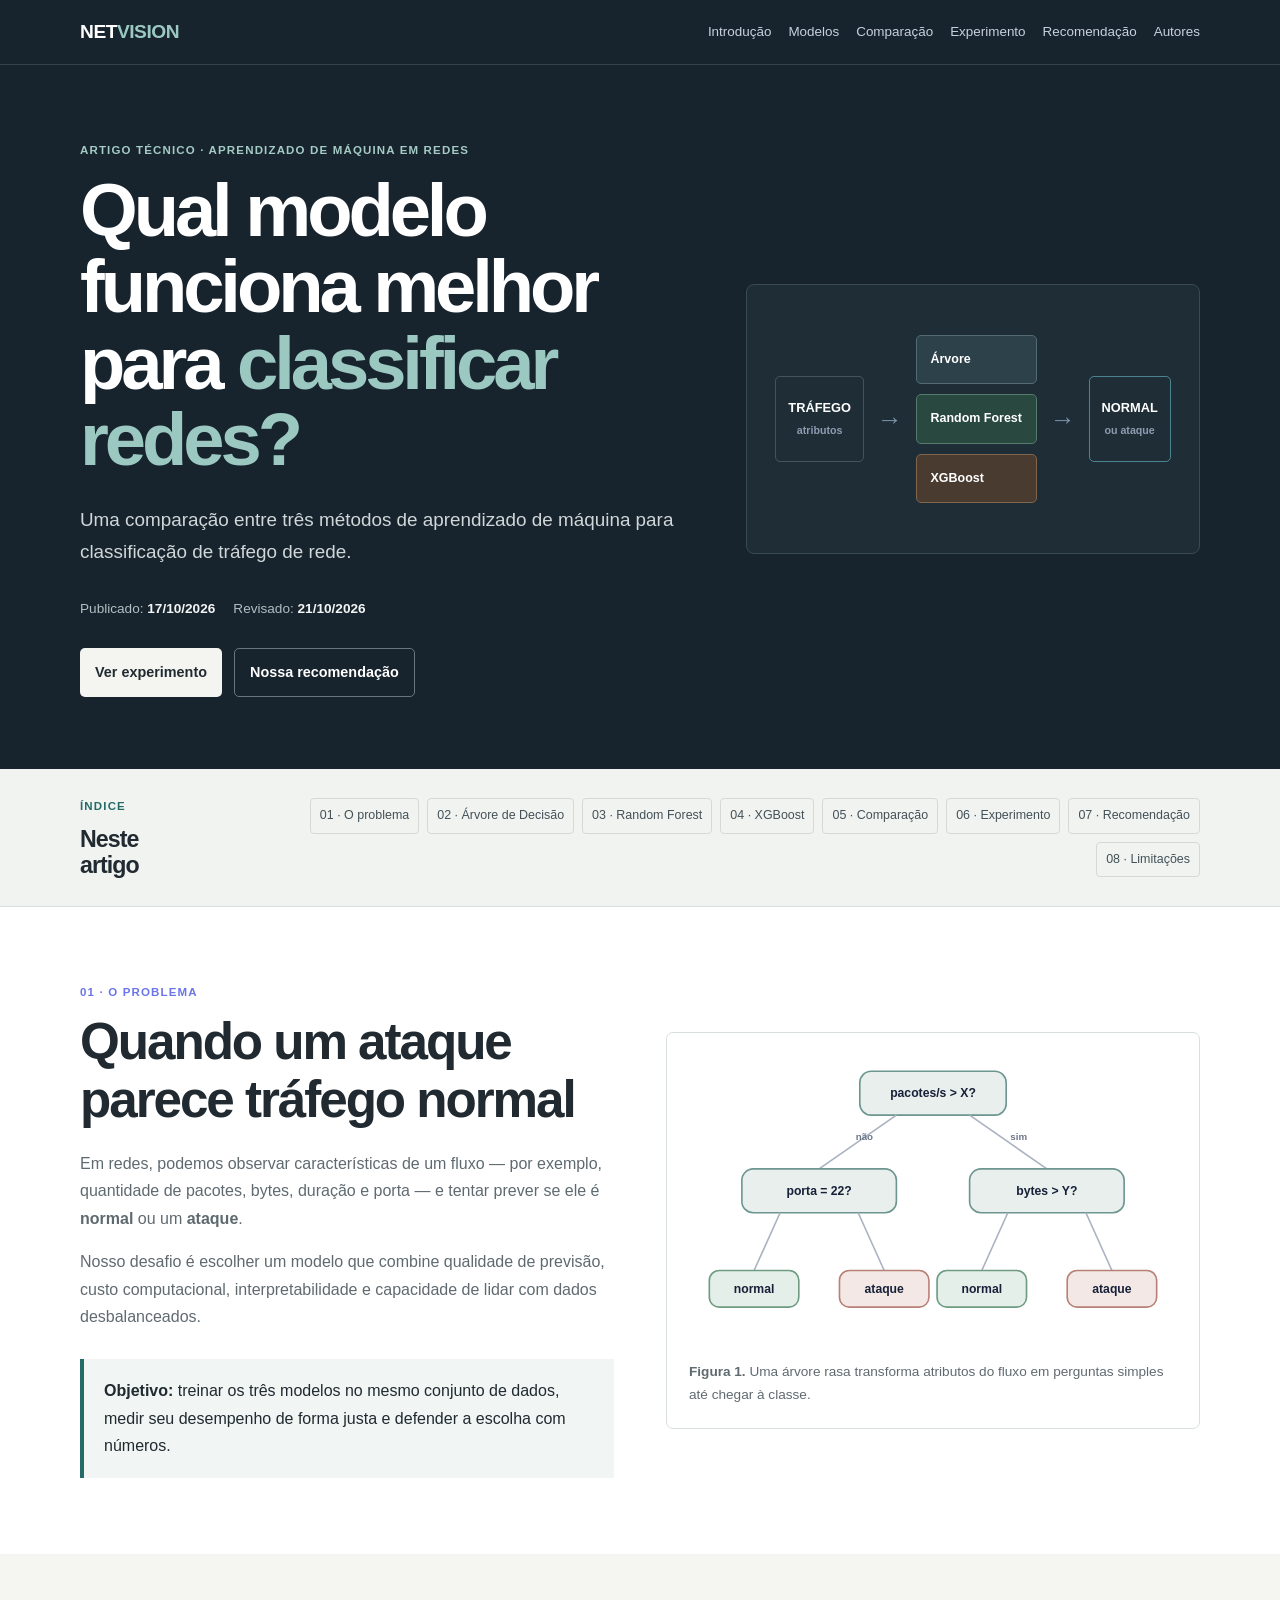
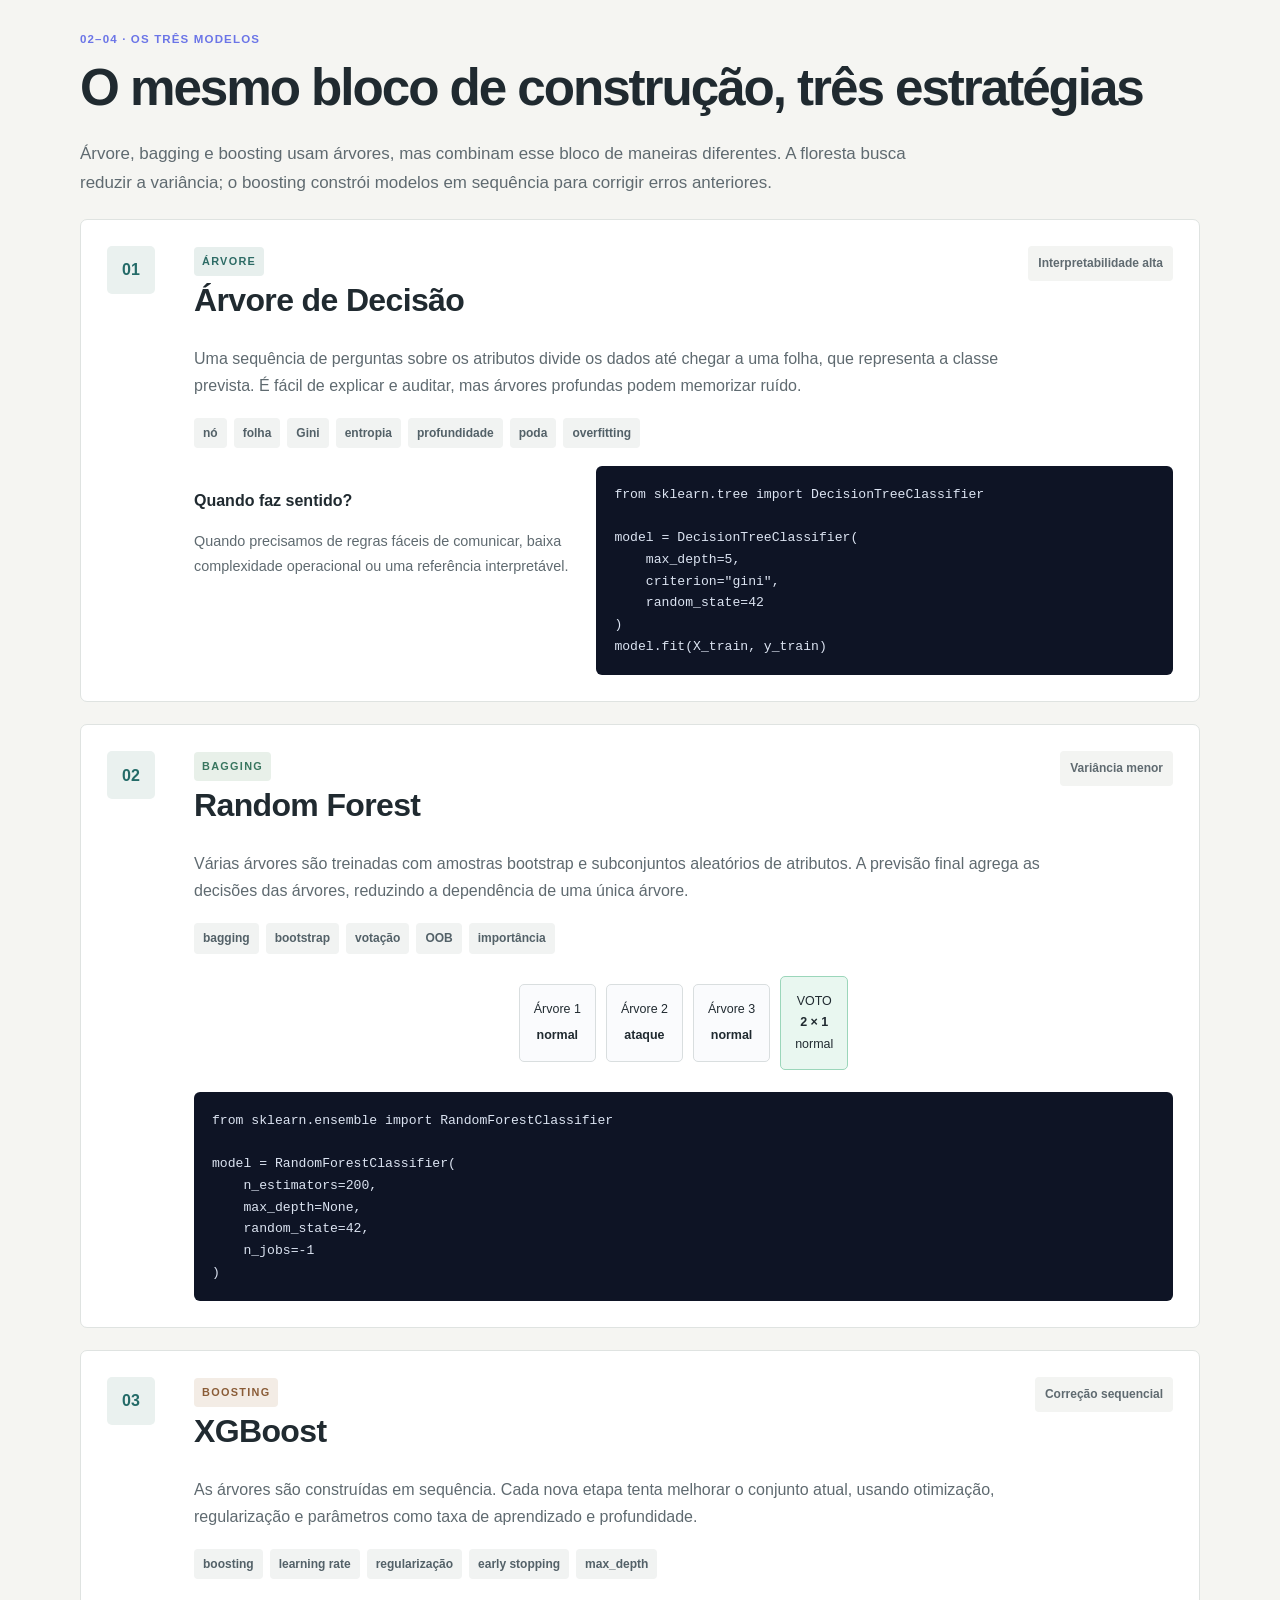
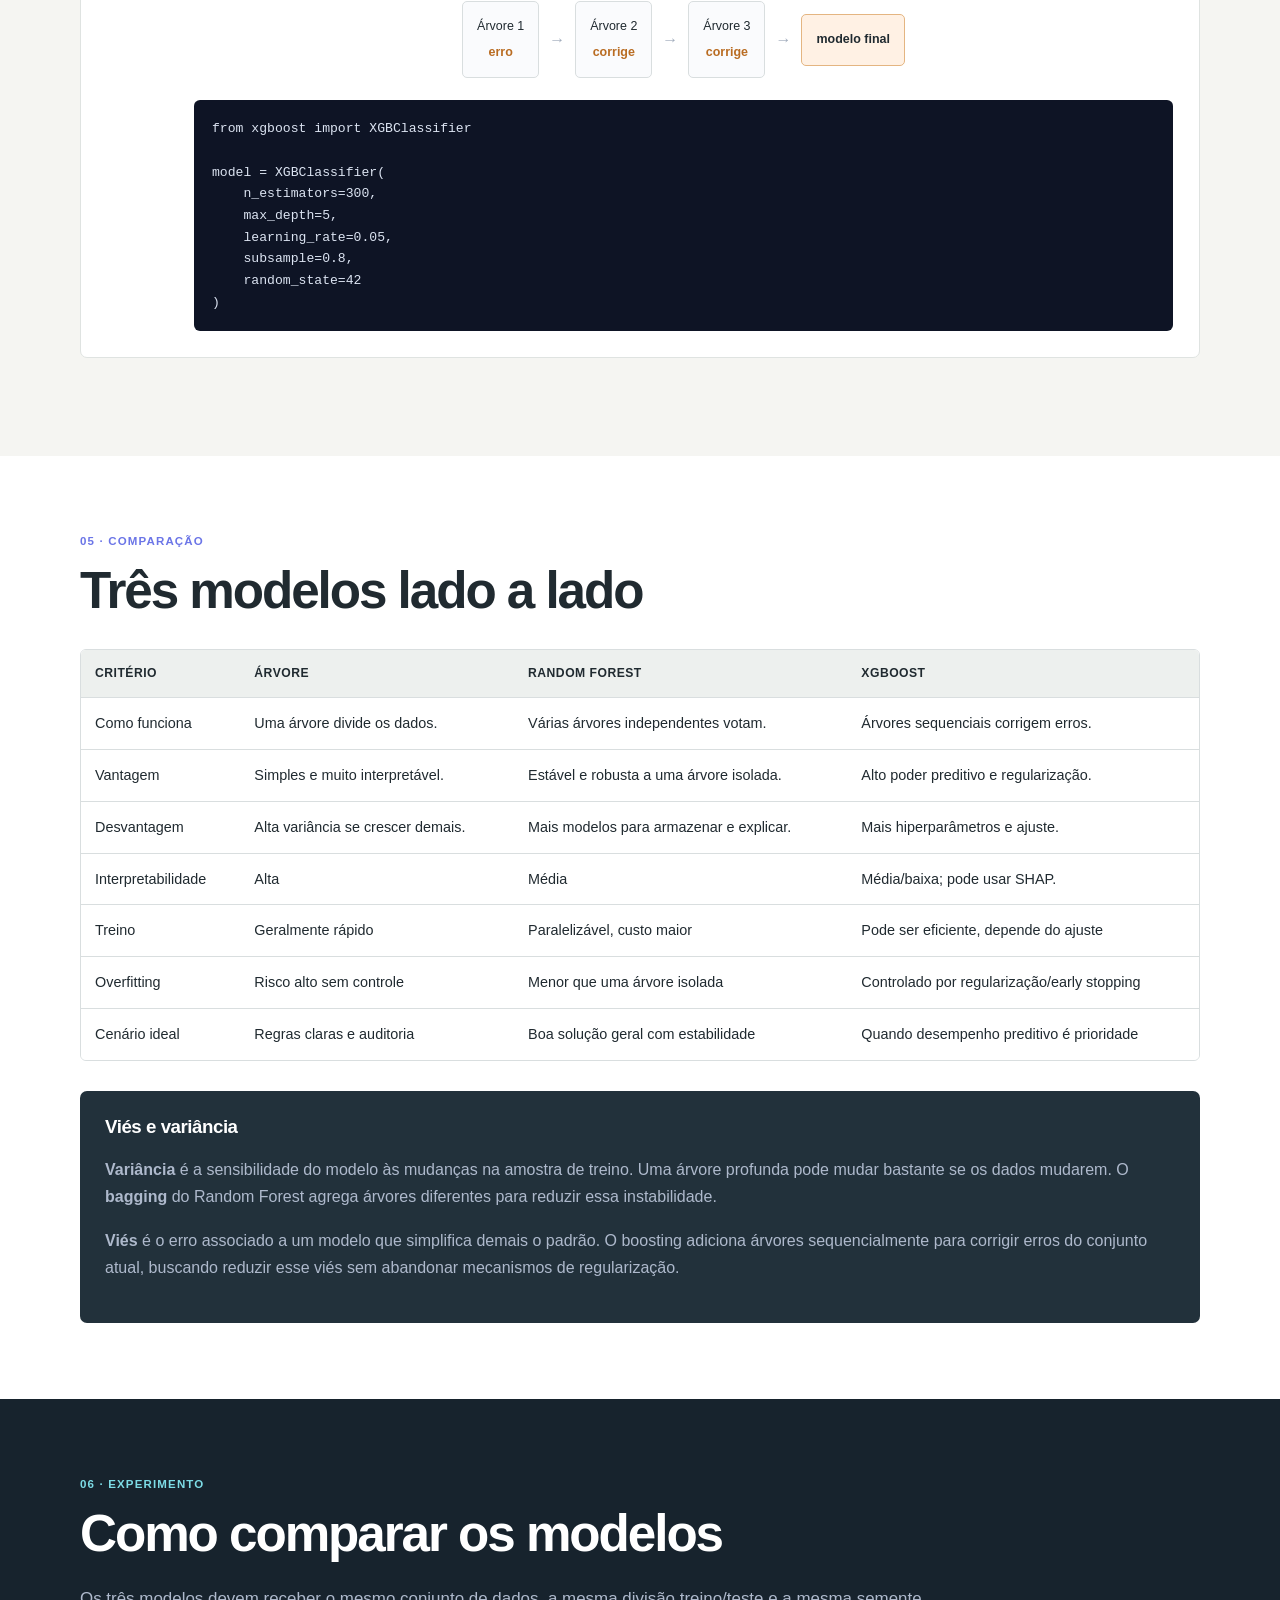
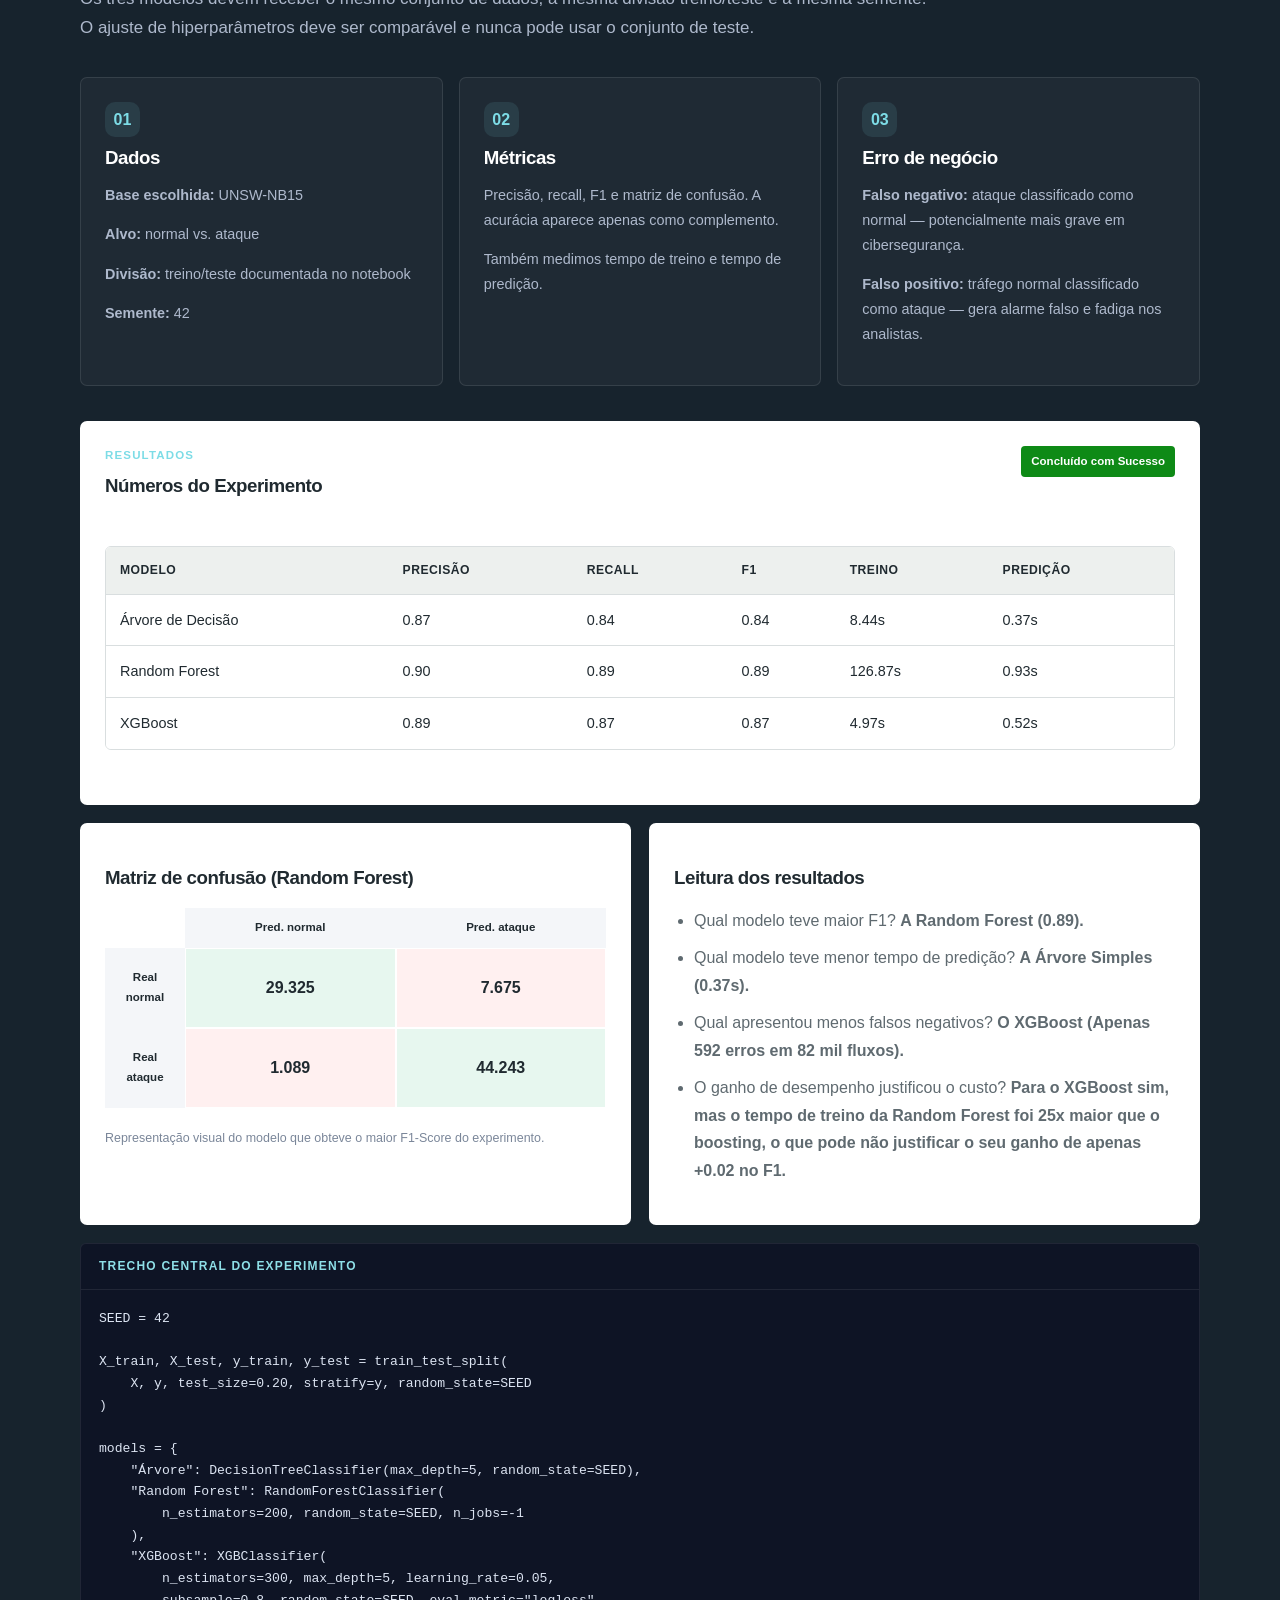
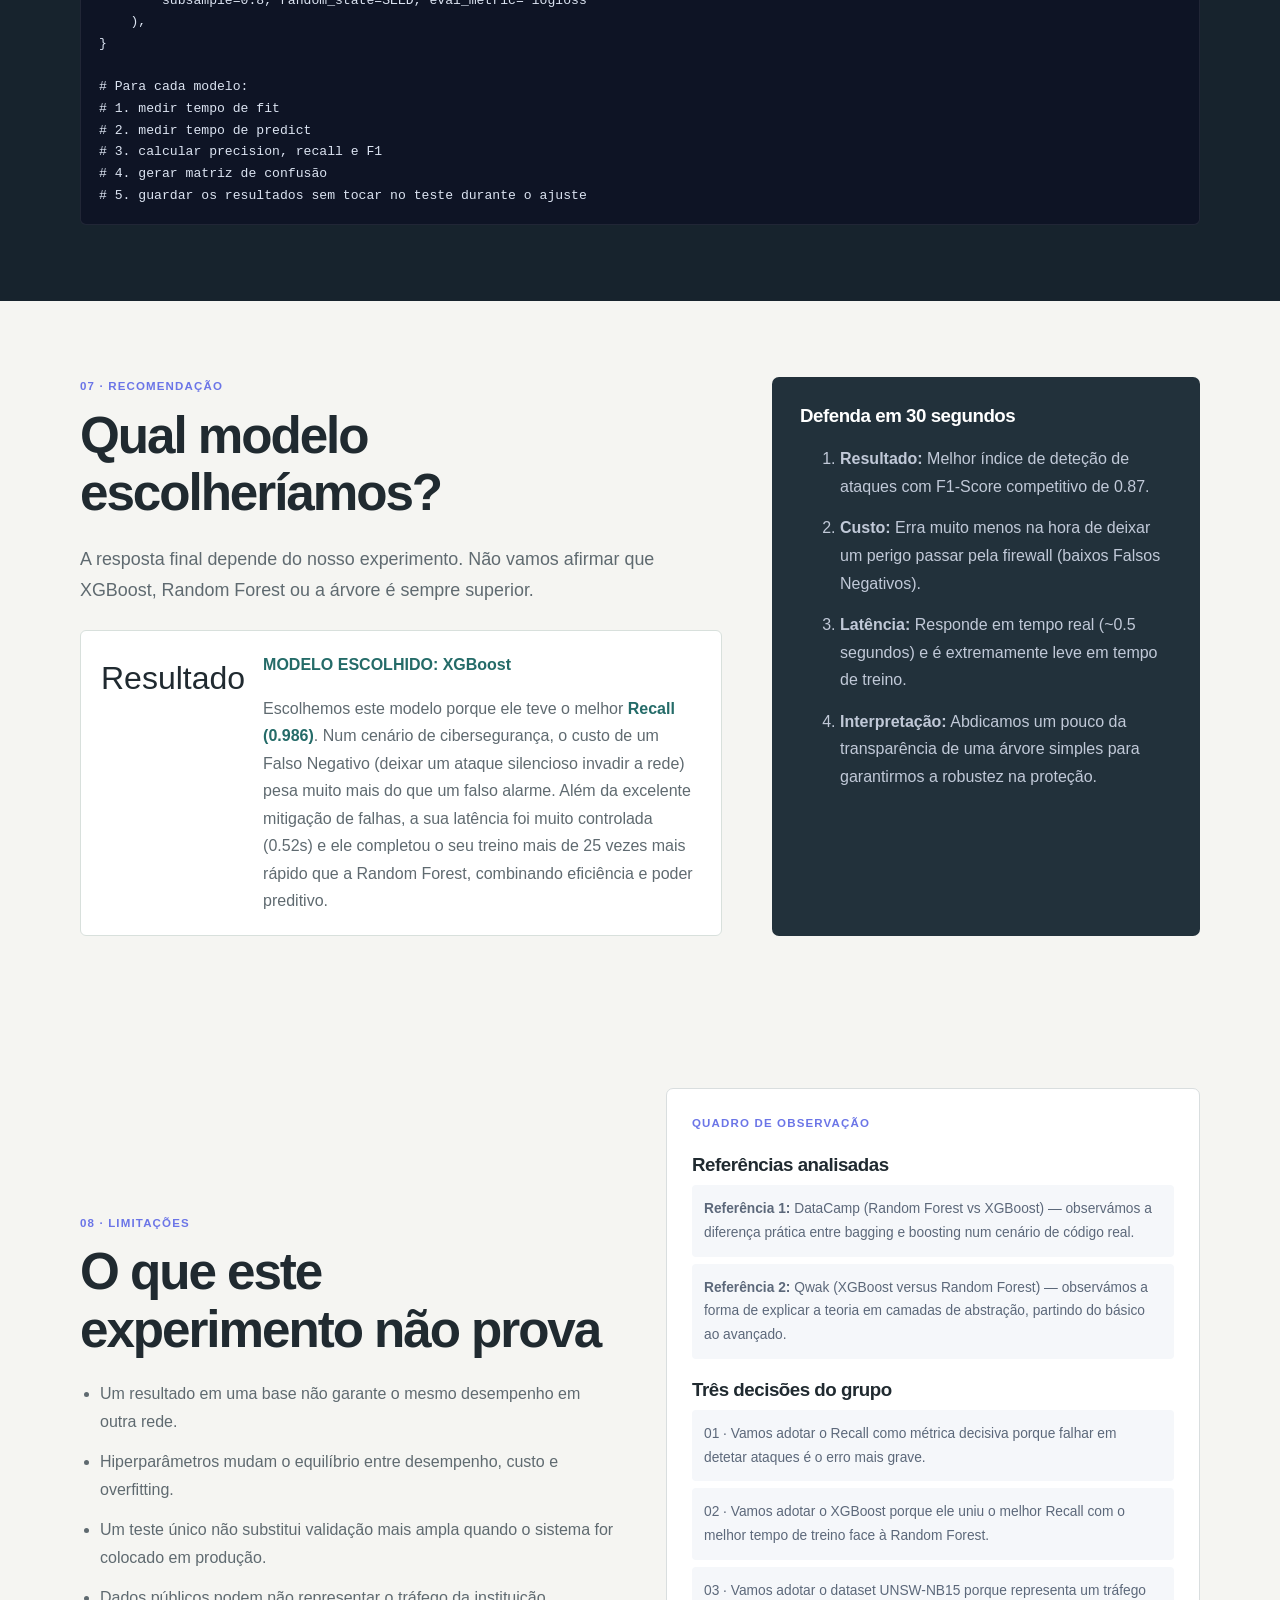
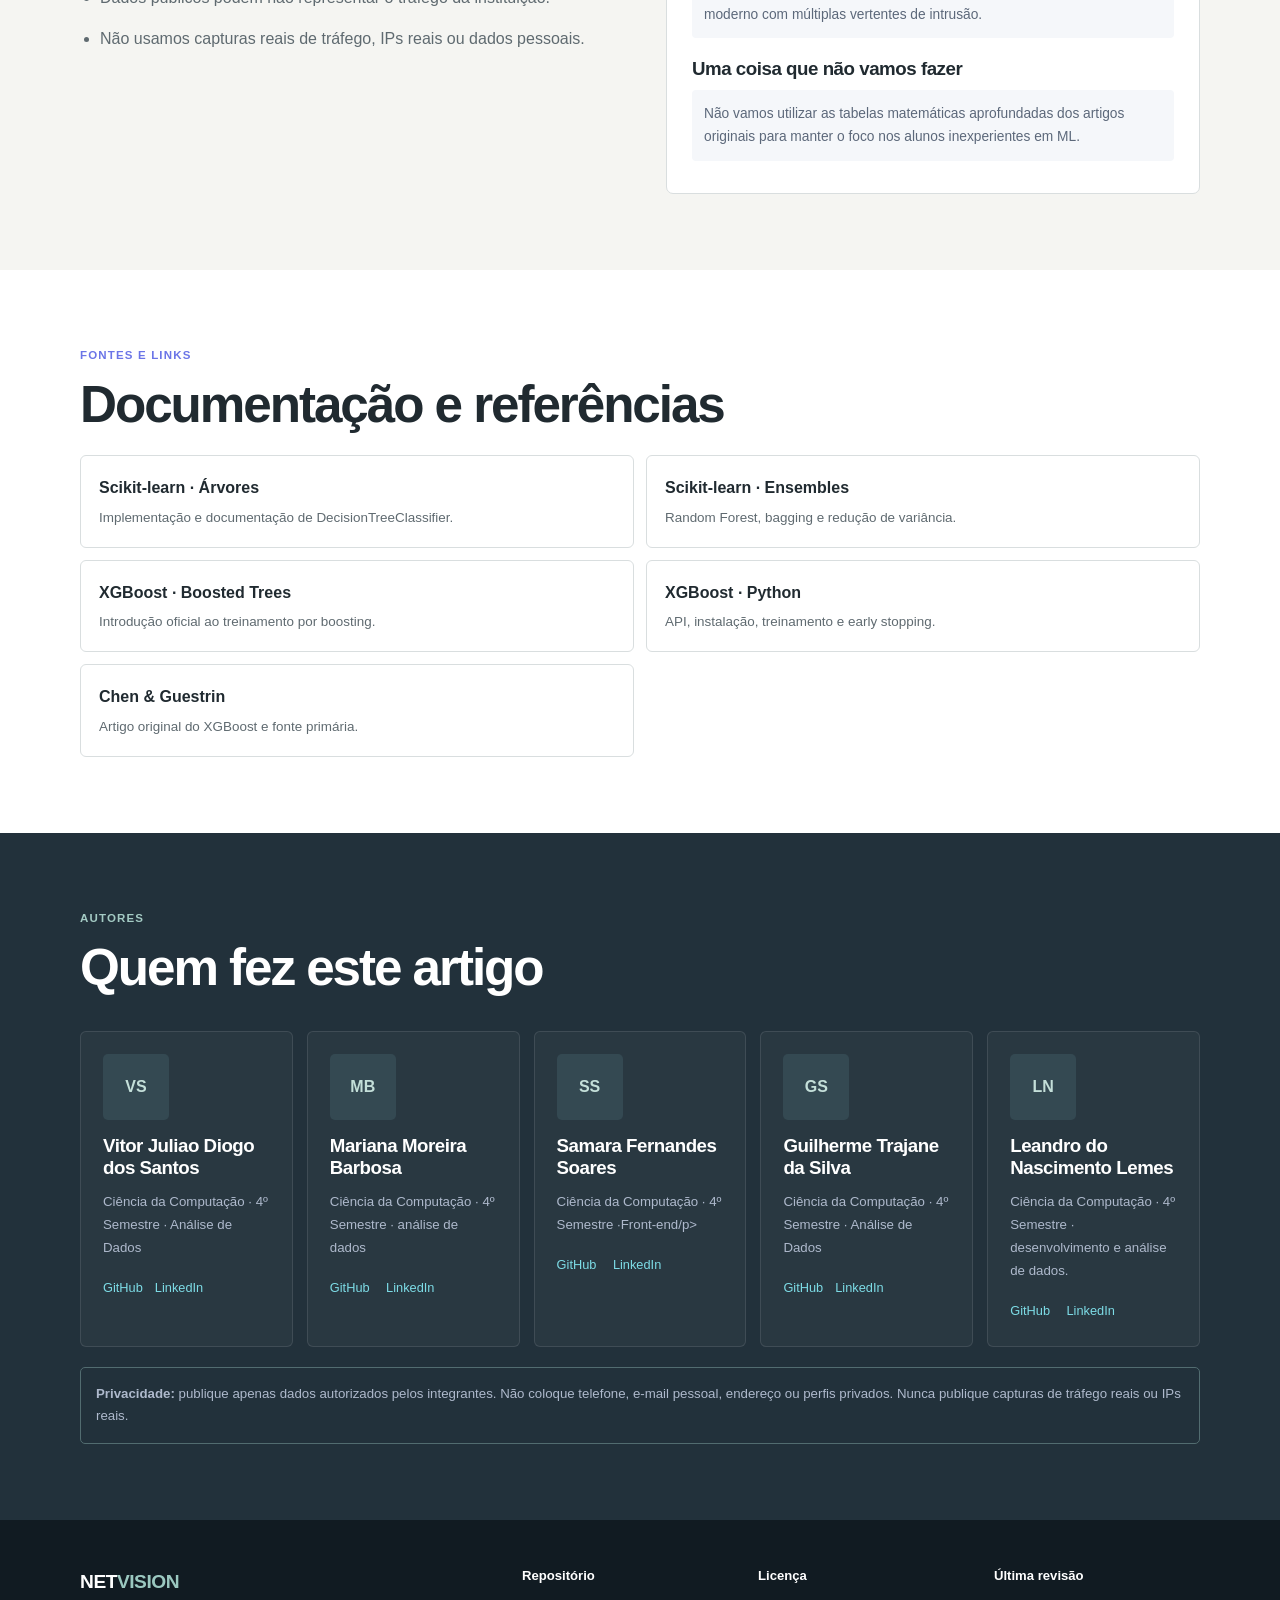
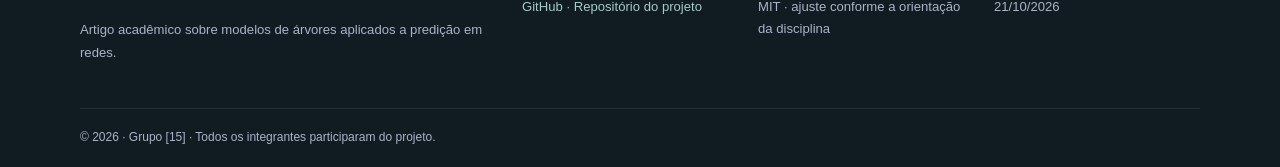
<file: index.html>
<!DOCTYPE html>
<html lang="pt-BR">
<head>
  <meta charset="UTF-8">
  <meta name="viewport" content="width=device-width, initial-scale=1.0">
  <meta name="description" content="Artigo técnico comparando Árvore de Decisão, Random Forest e XGBoost para um preditor de redes.">
  <title>Árvore, Floresta ou Boosting? | Preditor de Redes</title>
  <link rel="stylesheet" href="css/style.css">
</head>
<body>
  <header class="site-header">
    <div class="container nav-wrap">
      <a class="brand" href="#top">NET<span>VISION</span></a>
      <button class="menu-toggle" aria-label="Abrir menu" aria-expanded="false">☰</button>
      <nav class="nav" aria-label="Navegação principal">
        <a href="#introducao">Introdução</a>
        <a href="#modelos">Modelos</a>
        <a href="#comparacao">Comparação</a>
        <a href="#experimento">Experimento</a>
        <a href="#recomendacao">Recomendação</a>
        <a href="#autores">Autores</a>
      </nav>
    </div>
  </header>

  <main id="top">
    <section class="hero">
      <div class="container hero-grid">
        <div>
          <p class="eyebrow">ARTIGO TÉCNICO · APRENDIZADO DE MÁQUINA EM REDES</p>
          <h1>Qual modelo funciona melhor para <span>classificar redes?</span></h1>
          <p class="hero-lead">Uma comparação entre três métodos de aprendizado de máquina para classificação de tráfego de rede.</p>
          <div class="hero-meta">
            <span>Publicado: <strong>17/10/2026</strong></span>
            <span>Revisado: <strong>21/10/2026</strong></span>
          </div>
          <div class="hero-actions">
            <a class="btn btn-primary" href="#experimento">Ver experimento</a>
            <a class="btn btn-ghost" href="#recomendacao">Nossa recomendação</a>
          </div>
        </div>
        <div class="hero-card" aria-label="Resumo visual dos três modelos">
          <div class="flow-node">TRÁFEGO<br><small>atributos</small></div>
          <div class="flow-arrow">→</div>
          <div class="model-stack">
            <div class="model-chip tree">Árvore</div>
            <div class="model-chip forest">Random Forest</div>
            <div class="model-chip boost">XGBoost</div>
          </div>
          <div class="flow-arrow">→</div>
          <div class="flow-node result">NORMAL<br><small>ou ataque</small></div>
        </div>
      </div>
    </section>

    <section class="toc-section">
      <div class="container toc">
        <div>
          <p class="eyebrow">ÍNDICE</p>
          <h2>Neste artigo</h2>
        </div>
        <div class="toc-links">
          <a href="#introducao">01 · O problema</a>
          <a href="#arvore">02 · Árvore de Decisão</a>
          <a href="#random-forest">03 · Random Forest</a>
          <a href="#xgboost">04 · XGBoost</a>
          <a href="#comparacao">05 · Comparação</a>
          <a href="#experimento">06 · Experimento</a>
          <a href="#recomendacao">07 · Recomendação</a>
          <a href="#limitacoes">08 · Limitações</a>
        </div>
      </div>
    </section>

    <section id="introducao" class="section">
      <div class="container two-col">
        <div>
          <p class="eyebrow">01 · O PROBLEMA</p>
          <h2>Quando um ataque parece tráfego normal</h2>
          <p>Em redes, podemos observar características de um fluxo — por exemplo, quantidade de pacotes, bytes, duração e porta — e tentar prever se ele é <strong>normal</strong> ou um <strong>ataque</strong>.</p>
          <p>Nosso desafio é escolher um modelo que combine qualidade de previsão, custo computacional, interpretabilidade e capacidade de lidar com dados desbalanceados.</p>
          <div class="callout">
            <strong>Objetivo:</strong> treinar os três modelos no mesmo conjunto de dados, medir seu desempenho de forma justa e defender a escolha com números.
          </div>
        </div>
        <div class="figure-card">
          <svg viewBox="0 0 600 360" role="img" aria-labelledby="treeTitle treeDesc">
            <title id="treeTitle">Exemplo simplificado de árvore de decisão para tráfego</title>
            <desc id="treeDesc">A árvore pergunta se os pacotes por segundo são maiores que X, depois verifica a porta e os bytes para classificar o fluxo como normal ou ataque.</desc>
            <rect x="210" y="20" width="180" height="54" rx="14" class="svg-box"/>
            <text x="300" y="52" text-anchor="middle" class="svg-text">pacotes/s &gt; X?</text>
            <line x1="255" y1="74" x2="160" y2="140" class="svg-line"/>
            <line x1="345" y1="74" x2="440" y2="140" class="svg-line"/>
            <text x="205" y="105" class="svg-label">não</text>
            <text x="395" y="105" class="svg-label">sim</text>
            <rect x="65" y="140" width="190" height="54" rx="14" class="svg-box"/>
            <text x="160" y="172" text-anchor="middle" class="svg-text">porta = 22?</text>
            <rect x="345" y="140" width="190" height="54" rx="14" class="svg-box"/>
            <text x="440" y="172" text-anchor="middle" class="svg-text">bytes &gt; Y?</text>
            <line x1="112" y1="194" x2="80" y2="265" class="svg-line"/>
            <line x1="208" y1="194" x2="240" y2="265" class="svg-line"/>
            <line x1="392" y1="194" x2="360" y2="265" class="svg-line"/>
            <line x1="488" y1="194" x2="520" y2="265" class="svg-line"/>
            <rect x="25" y="265" width="110" height="45" rx="12" class="svg-leaf normal"/>
            <text x="80" y="293" text-anchor="middle" class="svg-text">normal</text>
            <rect x="185" y="265" width="110" height="45" rx="12" class="svg-leaf attack"/>
            <text x="240" y="293" text-anchor="middle" class="svg-text">ataque</text>
            <rect x="305" y="265" width="110" height="45" rx="12" class="svg-leaf normal"/>
            <text x="360" y="293" text-anchor="middle" class="svg-text">normal</text>
            <rect x="465" y="265" width="110" height="45" rx="12" class="svg-leaf attack"/>
            <text x="520" y="293" text-anchor="middle" class="svg-text">ataque</text>
          </svg>
          <p class="caption"><strong>Figura 1.</strong> Uma árvore rasa transforma atributos do fluxo em perguntas simples até chegar à classe.</p>
        </div>
      </div>
    </section>

    <section id="modelos" class="section section-alt">
      <div class="container">
        <p class="eyebrow">02–04 · OS TRÊS MODELOS</p>
        <h2>O mesmo bloco de construção, três estratégias</h2>
        <p class="section-intro">Árvore, bagging e boosting usam árvores, mas combinam esse bloco de maneiras diferentes. A floresta busca reduzir a variância; o boosting constrói modelos em sequência para corrigir erros anteriores.</p>

        <article id="arvore" class="model-card">
          <div class="model-number">01</div>
          <div class="model-content">
            <div class="model-heading">
              <div>
                <span class="tag tree-tag">ÁRVORE</span>
                <h3>Árvore de Decisão</h3>
              </div>
              <span class="model-badge">Interpretabilidade alta</span>
            </div>
            <p>Uma sequência de perguntas sobre os atributos divide os dados até chegar a uma folha, que representa a classe prevista. É fácil de explicar e auditar, mas árvores profundas podem memorizar ruído.</p>
            <div class="concepts"><span>nó</span><span>folha</span><span>Gini</span><span>entropia</span><span>profundidade</span><span>poda</span><span>overfitting</span></div>
            <div class="mini-grid">
              <div>
                <h4>Quando faz sentido?</h4>
                <p>Quando precisamos de regras fáceis de comunicar, baixa complexidade operacional ou uma referência interpretável.</p>
              </div>
              <div class="code-box"><pre><code>from sklearn.tree import DecisionTreeClassifier

model = DecisionTreeClassifier(
    max_depth=5,
    criterion="gini",
    random_state=42
)
model.fit(X_train, y_train)</code></pre></div>
            </div>
          </div>
        </article>

        <article id="random-forest" class="model-card">
          <div class="model-number">02</div>
          <div class="model-content">
            <div class="model-heading">
              <div>
                <span class="tag forest-tag">BAGGING</span>
                <h3>Random Forest</h3>
              </div>
              <span class="model-badge">Variância menor</span>
            </div>
            <p>Várias árvores são treinadas com amostras bootstrap e subconjuntos aleatórios de atributos. A previsão final agrega as decisões das árvores, reduzindo a dependência de uma única árvore.</p>
            <div class="concepts"><span>bagging</span><span>bootstrap</span><span>votação</span><span>OOB</span><span>importância</span></div>
            <div class="forest-visual" aria-label="Esquema de votação de três árvores">
              <div class="fv-tree">Árvore 1<br><b>normal</b></div>
              <div class="fv-tree">Árvore 2<br><b>ataque</b></div>
              <div class="fv-tree">Árvore 3<br><b>normal</b></div>
              <div class="fv-vote">VOTO<br><strong>2 × 1</strong><br>normal</div>
            </div>
            <div class="code-box"><pre><code>from sklearn.ensemble import RandomForestClassifier

model = RandomForestClassifier(
    n_estimators=200,
    max_depth=None,
    random_state=42,
    n_jobs=-1
)</code></pre></div>
          </div>
        </article>

        <article id="xgboost" class="model-card">
          <div class="model-number">03</div>
          <div class="model-content">
            <div class="model-heading">
              <div>
                <span class="tag boost-tag">BOOSTING</span>
                <h3>XGBoost</h3>
              </div>
              <span class="model-badge">Correção sequencial</span>
            </div>
            <p>As árvores são construídas em sequência. Cada nova etapa tenta melhorar o conjunto atual, usando otimização, regularização e parâmetros como taxa de aprendizado e profundidade.</p>
            <div class="concepts"><span>boosting</span><span>learning rate</span><span>regularização</span><span>early stopping</span><span>max_depth</span></div>
            <div class="boost-visual" aria-label="Esquema de boosting">
              <div class="boost-step"><span>Árvore 1</span><b>erro</b></div>
              <div class="boost-arrow">→</div>
              <div class="boost-step"><span>Árvore 2</span><b>corrige</b></div>
              <div class="boost-arrow">→</div>
              <div class="boost-step"><span>Árvore 3</span><b>corrige</b></div>
              <div class="boost-arrow">→</div>
              <div class="boost-final">modelo final</div>
            </div>
            <div class="code-box"><pre><code>from xgboost import XGBClassifier

model = XGBClassifier(
    n_estimators=300,
    max_depth=5,
    learning_rate=0.05,
    subsample=0.8,
    random_state=42
)</code></pre></div>
          </div>
        </article>
      </div>
    </section>

    <section id="comparacao" class="section">
      <div class="container">
        <p class="eyebrow">05 · COMPARAÇÃO</p>
        <h2>Três modelos lado a lado</h2>
        <div class="table-wrap">
          <table>
            <thead>
              <tr>
                <th>Critério</th>
                <th>Árvore</th>
                <th>Random Forest</th>
                <th>XGBoost</th>
              </tr>
            </thead>
            <tbody>
              <tr><td>Como funciona</td><td>Uma árvore divide os dados.</td><td>Várias árvores independentes votam.</td><td>Árvores sequenciais corrigem erros.</td></tr>
              <tr><td>Vantagem</td><td>Simples e muito interpretável.</td><td>Estável e robusta a uma árvore isolada.</td><td>Alto poder preditivo e regularização.</td></tr>
              <tr><td>Desvantagem</td><td>Alta variância se crescer demais.</td><td>Mais modelos para armazenar e explicar.</td><td>Mais hiperparâmetros e ajuste.</td></tr>
              <tr><td>Interpretabilidade</td><td>Alta</td><td>Média</td><td>Média/baixa; pode usar SHAP.</td></tr>
              <tr><td>Treino</td><td>Geralmente rápido</td><td>Paralelizável, custo maior</td><td>Pode ser eficiente, depende do ajuste</td></tr>
              <tr><td>Overfitting</td><td>Risco alto sem controle</td><td>Menor que uma árvore isolada</td><td>Controlado por regularização/early stopping</td></tr>
              <tr><td>Cenário ideal</td><td>Regras claras e auditoria</td><td>Boa solução geral com estabilidade</td><td>Quando desempenho preditivo é prioridade</td></tr>
            </tbody>
          </table>
        </div>
        <div class="theory-box">
          <h3>Viés e variância</h3>
          <p><strong>Variância</strong> é a sensibilidade do modelo às mudanças na amostra de treino. Uma árvore profunda pode mudar bastante se os dados mudarem. O <strong>bagging</strong> do Random Forest agrega árvores diferentes para reduzir essa instabilidade.</p>
          <p><strong>Viés</strong> é o erro associado a um modelo que simplifica demais o padrão. O boosting adiciona árvores sequencialmente para corrigir erros do conjunto atual, buscando reduzir esse viés sem abandonar mecanismos de regularização.</p>
        </div>
      </div>
    </section>

    <section id="experimento" class="section section-dark">
      <div class="container">
        <p class="eyebrow">06 · EXPERIMENTO</p>
        <h2>Como comparar os modelos</h2>
        <p class="section-intro">Os três modelos devem receber o mesmo conjunto de dados, a mesma divisão treino/teste e a mesma semente. O ajuste de hiperparâmetros deve ser comparável e nunca pode usar o conjunto de teste.</p>

        <div class="experiment-grid">
          <div class="exp-card">
            <span class="exp-icon">01</span>
            <h3>Dados</h3>
            <p><strong>Base escolhida:</strong> <span id="dataset-name">UNSW-NB15</span></p>
            <p><strong>Alvo:</strong> normal vs. ataque</p>
            <p><strong>Divisão:</strong> treino/teste documentada no notebook</p>
            <p><strong>Semente:</strong> 42</p>
          </div>
          <div class="exp-card">
            <span class="exp-icon">02</span>
            <h3>Métricas</h3>
            <p>Precisão, recall, F1 e matriz de confusão. A acurácia aparece apenas como complemento.</p>
            <p>Também medimos tempo de treino e tempo de predição.</p>
          </div>
          <div class="exp-card">
            <span class="exp-icon">03</span>
            <h3>Erro de negócio</h3>
            <p><strong>Falso negativo:</strong> ataque classificado como normal — potencialmente mais grave em cibersegurança.</p>
            <p><strong>Falso positivo:</strong> tráfego normal classificado como ataque — gera alarme falso e fadiga nos analistas.</p>
          </div>
        </div>

        <div class="results-panel">
          <div class="results-head">
            <div>
              <p class="eyebrow">RESULTADOS</p>
              <h3>Números do Experimento</h3>
            </div>
            <span class="status-badge" style="background-color: #0e8a16; color: white;">Concluído com Sucesso</span>
          </div>
          <div class="table-wrap">
            <table class="results-table">
              <thead><tr><th>Modelo</th><th>Precisão</th><th>Recall</th><th>F1</th><th>Treino</th><th>Predição</th></tr></thead>
              <tbody>
                <tr><td>Árvore de Decisão</td><td>0.87</td><td>0.84</td><td>0.84</td><td>8.44s</td><td>0.37s</td></tr>
                <tr><td>Random Forest</td><td>0.90</td><td>0.89</td><td>0.89</td><td>126.87s</td><td>0.93s</td></tr>
                <tr><td>XGBoost</td><td>0.89</td><td>0.87</td><td>0.87</td><td>4.97s</td><td>0.52s</td></tr>
              </tbody>
            </table>
          </div>
        </div>

        <div class="confusion-grid">
          <div class="confusion-card">
            <h3>Matriz de confusão (Random Forest)</h3>
            <div class="matrix" aria-label="Matriz de confusão da Random Forest">
              <div></div><div class="axis">Pred. normal</div><div class="axis">Pred. ataque</div>
              <div class="axis vertical">Real normal</div><div class="cell tn">29.325</div><div class="cell fp">7.675</div>
              <div class="axis vertical">Real ataque</div><div class="cell fn">1.089</div><div class="cell tp">44.243</div>
            </div>
            <p class="small-note">Representação visual do modelo que obteve o maior F1-Score do experimento.</p>
          </div>
          <div class="confusion-card">
            <h3>Leitura dos resultados</h3>
            <ul class="check-list">
              <li>Qual modelo teve maior F1? <strong>A Random Forest (0.89).</strong></li>
              <li>Qual modelo teve menor tempo de predição? <strong>A Árvore Simples (0.37s).</strong></li>
              <li>Qual apresentou menos falsos negativos? <strong>O XGBoost (Apenas 592 erros em 82 mil fluxos).</strong></li>
              <li>O ganho de desempenho justificou o custo? <strong>Para o XGBoost sim, mas o tempo de treino da Random Forest foi 25x maior que o boosting, o que pode não justificar o seu ganho de apenas +0.02 no F1.</strong></li>
            </ul>
          </div>
        </div>

        <div class="code-full">
          <div class="code-title">Trecho central do experimento</div>
          <pre><code>SEED = 42

X_train, X_test, y_train, y_test = train_test_split(
    X, y, test_size=0.20, stratify=y, random_state=SEED
)

models = {
    "Árvore": DecisionTreeClassifier(max_depth=5, random_state=SEED),
    "Random Forest": RandomForestClassifier(
        n_estimators=200, random_state=SEED, n_jobs=-1
    ),
    "XGBoost": XGBClassifier(
        n_estimators=300, max_depth=5, learning_rate=0.05,
        subsample=0.8, random_state=SEED, eval_metric="logloss"
    ),
}

# Para cada modelo:
# 1. medir tempo de fit
# 2. medir tempo de predict
# 3. calcular precision, recall e F1
# 4. gerar matriz de confusão
# 5. guardar os resultados sem tocar no teste durante o ajuste</code></pre>
        </div>
      </div>
    </section>

    <section id="recomendacao" class="section recommendation">
      <div class="container recommendation-box">
        <div>
          <p class="eyebrow">07 · RECOMENDAÇÃO</p>
          <h2>Qual modelo escolheríamos?</h2>
          <p class="big-text">A resposta final depende do nosso experimento. Não vamos afirmar que XGBoost, Random Forest ou a árvore é sempre superior.</p>
          <div class="recommend-placeholder">
            <span>Resultado</span>
            <div>
              <strong>MODELO ESCOLHIDO: XGBoost</strong>
              <p>Escolhemos este modelo porque ele teve o melhor <strong>Recall (0.986)</strong>. Num cenário de cibersegurança, o custo de um Falso Negativo (deixar um ataque silencioso invadir a rede) pesa muito mais do que um falso alarme. Além da excelente mitigação de falhas, a sua latência foi muito controlada (0.52s) e ele completou o seu treino mais de 25 vezes mais rápido que a Random Forest, combinando eficiência e poder preditivo.</p>
            </div>
          </div>
        </div>
        <div class="decision-list">
          <h3>Defenda em 30 segundos</h3>
          <ol>
            <li><strong>Resultado:</strong> Melhor índice de deteção de ataques com F1-Score competitivo de 0.87.</li>
            <li><strong>Custo:</strong> Erra muito menos na hora de deixar um perigo passar pela firewall (baixos Falsos Negativos).</li>
            <li><strong>Latência:</strong> Responde em tempo real (~0.5 segundos) e é extremamente leve em tempo de treino.</li>
            <li><strong>Interpretação:</strong> Abdicamos um pouco da transparência de uma árvore simples para garantirmos a robustez na proteção.</li>
          </ol>
        </div>
      </div>
    </section>

    <section id="limitacoes" class="section section-alt">
      <div class="container two-col">
        <div>
          <p class="eyebrow">08 · LIMITAÇÕES</p>
          <h2>O que este experimento não prova</h2>
          <ul class="limit-list">
            <li>Um resultado em uma base não garante o mesmo desempenho em outra rede.</li>
            <li>Hiperparâmetros mudam o equilíbrio entre desempenho, custo e overfitting.</li>
            <li>Um teste único não substitui validação mais ampla quando o sistema for colocado em produção.</li>
            <li>Dados públicos podem não representar o tráfego da instituição.</li>
            <li>Não usamos capturas reais de tráfego, IPs reais ou dados pessoais.</li>
          </ul>
        </div>
        <div class="decision-board">
          <p class="eyebrow">QUADRO DE OBSERVAÇÃO</p>
          <h3>Referências analisadas</h3>
          <div class="board-item"><strong>Referência 1:</strong> DataCamp (Random Forest vs XGBoost) — observámos a diferença prática entre bagging e boosting num cenário de código real.</div>
          <div class="board-item"><strong>Referência 2:</strong> Qwak (XGBoost versus Random Forest) — observámos a forma de explicar a teoria em camadas de abstração, partindo do básico ao avançado.</div>
          <h3>Três decisões do grupo</h3>
          <div class="board-item">01 · Vamos adotar o Recall como métrica decisiva porque falhar em detetar ataques é o erro mais grave.</div>
          <div class="board-item">02 · Vamos adotar o XGBoost porque ele uniu o melhor Recall com o melhor tempo de treino face à Random Forest.</div>
          <div class="board-item">03 · Vamos adotar o dataset UNSW-NB15 porque representa um tráfego moderno com múltiplas vertentes de intrusão.</div>
          <h3>Uma coisa que não vamos fazer</h3>
          <div class="board-item">Não vamos utilizar as tabelas matemáticas aprofundadas dos artigos originais para manter o foco nos alunos inexperientes em ML.</div>
        </div>
      </div>
    </section>

    <section id="links" class="section">
      <div class="container">
        <p class="eyebrow">FONTES E LINKS</p>
        <h2>Documentação e referências</h2>
        <div class="links-grid">
          <a href="https://scikit-learn.org/stable/modules/tree.html" target="_blank" rel="noopener">
            <strong>Scikit-learn · Árvores</strong><span>Implementação e documentação de DecisionTreeClassifier.</span>
          </a>
          <a href="https://scikit-learn.org/stable/modules/ensemble.html" target="_blank" rel="noopener">
            <strong>Scikit-learn · Ensembles</strong><span>Random Forest, bagging e redução de variância.</span>
          </a>
          <a href="https://xgboost.readthedocs.io/en/latest/tutorials/model.html" target="_blank" rel="noopener">
            <strong>XGBoost · Boosted Trees</strong><span>Introdução oficial ao treinamento por boosting.</span>
          </a>
          <a href="https://xgboost.readthedocs.io/en/latest/python/" target="_blank" rel="noopener">
            <strong>XGBoost · Python</strong><span>API, instalação, treinamento e early stopping.</span>
          </a>
          <a href="https://arxiv.org/abs/1603.02754" target="_blank" rel="noopener">
            <strong>Chen & Guestrin</strong><span>Artigo original do XGBoost e fonte primária.</span>
          </a>
        </div>
      </div>
    </section>

    <section id="autores" class="section authors-section">
      <div class="container">
        <p class="eyebrow">AUTORES</p>
        <h2>Quem fez este artigo</h2>
        <div class="authors-grid">
          <article class="author-card">
            <div class="avatar" aria-hidden="true">VS</div>
            <h3>Vitor Juliao Diogo dos Santos</h3>
            <p>Ciência da Computação · 4º Semestre · Análise de Dados</p>
            <div><a href="https://github.com/VitorSantos008" aria-label="GitHub do integrante">GitHub</a><a href="https://www.linkedin.com/in/vítor-santos-b3baa0325?utm_source=share_via&utm_content=profile&utm_medium=member_android" aria-label="LinkedIn do integrante">LinkedIn</a></div>
          </article>
          <article class="author-card">
            <div class="avatar" aria-hidden="true">MB</div>
            <h3>Mariana Moreira Barbosa</h3>
            <p>Ciência da Computação · 4º Semestre · análise de dados</p>
              <div>
             <a href="https://github.com/maribarbosaa" target="_blank" aria-label="GitHub do Leandro">GitHub</a>
             <a href="https://www.linkedin.com/in/mariana-barbosa-31a7a2251/" target="_blank" aria-label="LinkedIn do Leandro">LinkedIn</a>
          </article>
          <article class="author-card">
            <div class="avatar" aria-hidden="true">SS</div>
            <h3>Samara Fernandes Soares</h3>
            <p>Ciência da Computação · 4º Semestre ·Front-end/p>
            <div>
              <a href= "https://github.com/samaraasoares" target="_blank" aria-label="GitHub da Mariana">GitHub</a>
              <a href="https://www.linkedin.com/in/mariana-barbosa-31a7a2251/" target="_blank" aria-label="LinkedIn da Mariana">LinkedIn</a></div>
          </article>
          
          <article class="author-card">
            <div class="avatar" aria-hidden="true">GS</div>
            <h3>Guilherme Trajane da Silva</h3>
            <p>Ciência da Computação · 4º Semestre · Análise de Dados</p>
            <div><a href="https://github.com/guilhermetrajanedasilva" aria-label="GitHub do integrante">GitHub</a><a href="https://www.linkedin.com/in/guilherme-trajane-da-silva-615538379/" aria-label="LinkedIn do integrante">LinkedIn</a></div>
          </article>

            <article class="author-card">
            <div class="avatar" aria-hidden="true">LN</div>
            <h3>Leandro do Nascimento Lemes</h3>
            <p>Ciência da Computação · 4º Semestre · desenvolvimento e análise de dados.</p>
            <div>
             <a href="https://github.com/Leandro-Nas-Lemes" target="_blank" aria-label="GitHub do Leandro">GitHub</a>
             <a href="https://www.linkedin.com/in/leandro-lemes-48a45a2b5/edit/topcard/?skipRedirect=true&lipi=urn%3Ali%3Apage%3Aunknown%3BqDqr49vFSpGIED%2FNUbl%2FgQ%3D%3D" target="_blank" aria-label="LinkedIn do Leandro">LinkedIn</a>
          </article>
          
        </div>
        <div class="privacy-note">
          <strong>Privacidade:</strong> publique apenas dados autorizados pelos integrantes. Não coloque telefone, e-mail pessoal, endereço ou perfis privados. Nunca publique capturas de tráfego reais ou IPs reais.
        </div>
      </div>
    </section>
  </main>

  <footer class="footer">
    <div class="container footer-grid">
      <div>
        <div class="brand">NET<span>VISION</span></div> 
        <p>Artigo acadêmico sobre modelos de árvores aplicados a predição em redes.</p>
      </div>
      <div>
       <strong>Repositório</strong>
    <a
        href="https://github.com/maribarbosaa/artigo-comparativo-modelos-redes"
        id="repo-link"
        target="_blank"
        rel="noopener noreferrer"
    >
        GitHub · Repositório do projeto
    </a>
      </div>
      <div>
        <strong>Licença</strong>
        <span>MIT · ajuste conforme a orientação da disciplina</span>
      </div>
      <div>
        <strong>Última revisão</strong>
        <span>21/10/2026</span>
      </div>
    </div>
    <div class="container footer-bottom">© 2026 · Grupo [15] · Todos os integrantes participaram do projeto.</div>
  </footer>

  <script src="js/script.js"></script>
</body>
</html>
</file>
<file: css/style.css>
:root {
  --bg: #0b1020;
  --bg-soft: #10182c;
  --surface: #ffffff;
  --surface-2: #f4f7fb;
  --text: #152033;
  --muted: #637086;
  --line: #dce3ed;
  --primary: #5b5ce2;
  --primary-2: #7c5cff;
  --cyan: #19b8c9;
  --green: #2caa72;
  --orange: #e99039;
  --red: #d85b67;
  --shadow: 0 20px 60px rgba(20, 32, 55, .10);
  --radius: 22px;
  --max: 1160px;
}
* { box-sizing: border-box; }
html { scroll-behavior: smooth; }
body {
  margin: 0;
  font-family: Inter, ui-sans-serif, system-ui, -apple-system, BlinkMacSystemFont, "Segoe UI", sans-serif;
  color: var(--text);
  background: var(--surface);
  line-height: 1.65;
}
a { color: inherit; }
.container { width: min(calc(100% - 40px), var(--max)); margin: 0 auto; }
.site-header {
  position: sticky; top: 0; z-index: 50;
  background: rgba(11,16,32,.88); backdrop-filter: blur(18px);
  color: #fff; border-bottom: 1px solid rgba(255,255,255,.09);
}
.nav-wrap { min-height: 70px; display: flex; align-items: center; justify-content: space-between; gap: 24px; }
.brand { font-weight: 900; letter-spacing: -.04em; font-size: 1.2rem; text-decoration: none; }
.brand span { color: #7ddce6; }
.nav { display: flex; gap: 20px; align-items: center; }
.nav a { font-size: .88rem; text-decoration: none; color: #c9d0df; }
.nav a:hover { color: #fff; }
.menu-toggle { display: none; background: transparent; border: 0; color: #fff; font-size: 1.4rem; }
.hero {
  color: #fff; background:
  radial-gradient(circle at 80% 20%, rgba(124,92,255,.34), transparent 35%),
  radial-gradient(circle at 20% 90%, rgba(25,184,201,.18), transparent 30%),
  var(--bg);
  padding: 90px 0 85px;
}
.hero-grid { display: grid; grid-template-columns: 1.15fr .85fr; gap: 70px; align-items: center; }
.eyebrow { margin: 0 0 10px; font-size: .76rem; font-weight: 900; letter-spacing: .16em; color: #6b75e7; }
.hero .eyebrow { color: #85dbe4; }
h1 { font-size: clamp(3rem, 7vw, 5.7rem); line-height: .98; letter-spacing: -.07em; margin: 12px 0 25px; max-width: 850px; }
h1 span { color: #79dce5; }
h2 { font-size: clamp(2rem, 4vw, 3.2rem); letter-spacing: -.055em; line-height: 1.05; margin: 8px 0 22px; }
h3 { letter-spacing: -.025em; line-height: 1.15; }
.hero-lead { max-width: 720px; color: #bdc6d9; font-size: 1.18rem; }
.hero-meta { display: flex; flex-wrap: wrap; gap: 18px; color: #94a0b7; font-size: .85rem; margin: 28px 0; }
.hero-meta strong { color: #e6ebf4; }
.hero-actions { display: flex; gap: 12px; flex-wrap: wrap; }
.btn { display: inline-flex; align-items: center; justify-content: center; padding: 12px 18px; border-radius: 999px; font-weight: 800; text-decoration: none; }
.btn-primary { background: #fff; color: #141a2b; }
.btn-ghost { border: 1px solid rgba(255,255,255,.2); color: #fff; }
.hero-card {
  padding: 30px; border: 1px solid rgba(255,255,255,.12); border-radius: 28px;
  background: rgba(255,255,255,.055); box-shadow: 0 30px 90px rgba(0,0,0,.25);
  display: flex; align-items: center; justify-content: center; gap: 13px; min-height: 330px;
}
.flow-node { border: 1px solid rgba(255,255,255,.18); padding: 20px 12px; border-radius: 18px; text-align: center; font-weight: 900; font-size: .8rem; }
.flow-node small { color: #8f9bb1; font-weight: 600; }
.flow-node.result { border-color: rgba(121,220,229,.5); }
.flow-arrow { color: #7890a8; font-size: 1.6rem; }
.model-stack { display: grid; gap: 10px; }
.model-chip { padding: 13px 14px; border-radius: 12px; font-size: .78rem; font-weight: 900; white-space: nowrap; }
.model-chip.tree { background: rgba(91,92,226,.2); border: 1px solid rgba(91,92,226,.5); }
.model-chip.forest { background: rgba(44,170,114,.16); border: 1px solid rgba(44,170,114,.45); }
.model-chip.boost { background: rgba(233,144,57,.16); border: 1px solid rgba(233,144,57,.45); }
.toc-section { background: #10182c; color: #fff; padding: 34px 0; border-bottom: 1px solid rgba(255,255,255,.06); }
.toc { display: flex; align-items: center; justify-content: space-between; gap: 30px; }
.toc h2 { font-size: 1.7rem; margin: 0; }
.toc .eyebrow { color: #7ddce6; }
.toc-links { display: flex; flex-wrap: wrap; gap: 8px; justify-content: flex-end; }
.toc-links a { color: #c3ccdc; border: 1px solid rgba(255,255,255,.1); padding: 7px 11px; border-radius: 999px; text-decoration: none; font-size: .78rem; }
.section { padding: 95px 0; }
.section-alt { background: var(--surface-2); }
.section-intro { color: var(--muted); max-width: 850px; font-size: 1.06rem; }
.two-col { display: grid; grid-template-columns: 1fr 1fr; gap: 70px; align-items: center; }
.two-col > div > p:not(.eyebrow) { color: var(--muted); }
.callout { border-left: 4px solid var(--primary); background: #f3f4ff; padding: 18px 20px; border-radius: 0 16px 16px 0; margin-top: 28px; }
.figure-card { background: #fff; border: 1px solid var(--line); border-radius: var(--radius); padding: 22px; box-shadow: var(--shadow); }
.figure-card svg { width: 100%; height: auto; display: block; }
.caption { color: var(--muted); font-size: .85rem; margin: 12px 0 0; }
.svg-box { fill: #eef0ff; stroke: #6667e9; stroke-width: 2; }
.svg-text { fill: #172038; font-size: 15px; font-weight: 800; }
.svg-label { fill: #69758a; font-size: 12px; font-weight: 700; }
.svg-line { stroke: #aab2c1; stroke-width: 2; }
.svg-leaf { stroke-width: 2; }
.svg-leaf.normal { fill: #e8f7f0; stroke: #55b98a; }
.svg-leaf.attack { fill: #fff0f0; stroke: #df7a85; }
.model-card { display: grid; grid-template-columns: 65px 1fr; gap: 28px; background: #fff; border: 1px solid var(--line); padding: 30px; border-radius: var(--radius); margin: 22px 0; box-shadow: 0 14px 40px rgba(20,32,55,.05); }
.model-number { width: 48px; height: 48px; border-radius: 14px; display: grid; place-items: center; background: #edf0ff; color: var(--primary); font-weight: 900; }
.model-heading { display: flex; justify-content: space-between; gap: 20px; align-items: start; }
.model-heading h3 { font-size: 2rem; margin: 6px 0 10px; }
.tag { display: inline-block; font-size: .68rem; font-weight: 900; letter-spacing: .12em; padding: 5px 8px; border-radius: 999px; }
.tree-tag { background: #eeefff; color: #5b5ce2; }
.forest-tag { background: #e9f7f0; color: #268c60; }
.boost-tag { background: #fff1e4; color: #b96c22; }
.model-badge { font-size: .75rem; font-weight: 800; color: var(--muted); background: #f6f8fb; padding: 7px 10px; border-radius: 999px; }
.model-content > p { color: var(--muted); max-width: 850px; }
.concepts { display: flex; flex-wrap: wrap; gap: 7px; margin: 18px 0; }
.concepts span { padding: 5px 9px; border-radius: 999px; background: #f1f4f8; color: #526078; font-size: .75rem; font-weight: 700; }
.mini-grid { display: grid; grid-template-columns: .8fr 1.2fr; gap: 18px; }
.mini-grid h4 { margin-bottom: 5px; }
.mini-grid p { color: var(--muted); font-size: .9rem; }
.code-box, .code-full { background: #0e1425; color: #dce4f2; border-radius: 16px; overflow: auto; }
.code-box pre, .code-full pre { margin: 0; padding: 18px; font: .82rem/1.65 ui-monospace, SFMono-Regular, Menlo, Consolas, monospace; }
.forest-visual, .boost-visual { display: flex; align-items: center; justify-content: center; gap: 10px; flex-wrap: wrap; margin: 22px 0; }
.fv-tree, .fv-vote, .boost-step, .boost-final { border: 1px solid var(--line); border-radius: 14px; padding: 14px; text-align: center; font-size: .78rem; background: #fafbfd; }
.fv-tree b { display: block; margin-top: 5px; }
.fv-vote { background: #e9f7f0; border-color: #9bd6ba; }
.boost-step b { display: block; color: #b96c22; margin-top: 4px; }
.boost-arrow { color: #a2adbd; font-weight: 900; }
.boost-final { background: #fff1e4; border-color: #e4b581; font-weight: 900; }
.table-wrap { overflow-x: auto; border: 1px solid var(--line); border-radius: 18px; margin: 30px 0; }
table { border-collapse: collapse; width: 100%; min-width: 760px; background: #fff; }
th, td { padding: 15px 16px; text-align: left; border-bottom: 1px solid var(--line); vertical-align: top; }
th { background: #f3f5f9; font-size: .76rem; text-transform: uppercase; letter-spacing: .08em; }
td { font-size: .9rem; }
tbody tr:last-child td { border-bottom: 0; }
.theory-box { padding: 25px; border-radius: 18px; background: #10182c; color: #dbe2ef; }
.theory-box h3 { color: #fff; margin-top: 0; }
.theory-box p { color: #aeb9cc; }
.section-dark { background: var(--bg); color: #fff; }
.section-dark .eyebrow { color: #7ddce6; }
.section-dark .section-intro { color: #aeb9cc; }
.experiment-grid { display: grid; grid-template-columns: repeat(3, 1fr); gap: 16px; margin: 35px 0; }
.exp-card { border: 1px solid rgba(255,255,255,.1); background: rgba(255,255,255,.045); padding: 24px; border-radius: 18px; }
.exp-card h3 { margin: 10px 0; }
.exp-card p { color: #aeb9cc; font-size: .9rem; }
.exp-icon { display: inline-grid; place-items: center; width: 35px; height: 35px; border-radius: 10px; background: rgba(125,220,229,.1); color: #7ddce6; font-weight: 900; }
.results-panel { background: #fff; color: var(--text); border-radius: 22px; padding: 25px; margin-top: 25px; }
.results-head { display: flex; justify-content: space-between; gap: 20px; align-items: start; }
.results-head h3 { margin-top: 0; }
.status-badge { background: #fff4dd; color: #9a681b; padding: 6px 10px; border-radius: 999px; font-size: .72rem; font-weight: 900; }
.small-note { color: #7a8699; font-size: .78rem; }
.results-table { min-width: 680px; }
.confusion-grid { display: grid; grid-template-columns: 1fr 1fr; gap: 18px; margin-top: 18px; }
.confusion-card { background: #fff; color: var(--text); padding: 25px; border-radius: 20px; }
.matrix { display: grid; grid-template-columns: 80px 1fr 1fr; margin: 20px 0; }
.axis { background: #f4f6f9; padding: 10px; font-size: .72rem; font-weight: 800; text-align: center; }
.axis.vertical { display: grid; place-items: center; }
.cell { min-height: 80px; display: grid; place-items: center; font-weight: 900; border: 1px solid #fff; }
.cell.tn, .cell.tp { background: #e7f7ef; }
.cell.fp, .cell.fn { background: #fff0f0; }
.check-list { padding-left: 20px; color: var(--muted); }
.check-list li { margin: 10px 0; }
.code-full { margin-top: 18px; border: 1px solid rgba(255,255,255,.08); }
.code-title { padding: 12px 18px; border-bottom: 1px solid rgba(255,255,255,.08); color: #8edfe7; font-size: .75rem; font-weight: 900; text-transform: uppercase; letter-spacing: .1em; }
.recommendation { background: linear-gradient(180deg, #f4f3ff, #fff); }
.recommendation-box { display: grid; grid-template-columns: 1.2fr .8fr; gap: 50px; }
.big-text { font-size: 1.12rem; color: var(--muted); }
.recommend-placeholder { display: flex; gap: 18px; align-items: flex-start; padding: 20px; margin-top: 25px; background: #fff; border: 1px solid #dddafe; border-radius: 18px; }
.recommend-placeholder > span { font-size: 2rem; }
.recommend-placeholder strong { color: #5b5ce2; }
.recommend-placeholder p { color: var(--muted); margin-bottom: 0; }
.decision-list { background: #10182c; color: #fff; padding: 28px; border-radius: 22px; }
.decision-list h3 { margin-top: 0; }
.decision-list li { margin: 14px 0; color: #c1c9d8; }
.limit-list { color: var(--muted); padding-left: 20px; }
.limit-list li { margin: 13px 0; }
.decision-board { background: #fff; padding: 25px; border: 1px solid var(--line); border-radius: 20px; box-shadow: var(--shadow); }
.decision-board h3 { margin: 20px 0 10px; }
.board-item { padding: 12px; background: #f5f7fa; border-radius: 12px; margin: 7px 0; font-size: .86rem; color: #5c687a; }
.links-grid { display: grid; grid-template-columns: repeat(2, 1fr); gap: 12px; }
.links-grid a { display: flex; flex-direction: column; gap: 4px; text-decoration: none; padding: 18px; border: 1px solid var(--line); border-radius: 15px; background: #fff; }
.links-grid a:hover { border-color: #a9acef; transform: translateY(-2px); }
.links-grid span { color: var(--muted); font-size: .84rem; }
.authors-section { background: #10182c; color: #fff; }
.authors-section .eyebrow { color: #7ddce6; }
.authors-section .section-intro { color: #aeb9cc; }
.authors-grid {
  display: grid;
  grid-template-columns: repeat(5, minmax(0, 1fr));
  gap: 14px;
  margin-top: 35px;
}
.author-card { padding: 22px; border: 1px solid rgba(255,255,255,.1); background: rgba(255,255,255,.045); border-radius: 18px; }
.avatar { width: 66px; height: 66px; display: grid; place-items: center; border-radius: 50%; background: #2b3452; color: #9ee8ef; font-weight: 900; margin-bottom: 15px; }
.author-card h3 { margin: 5px 0; }
.author-card p { color: #aeb9cc; font-size: .83rem; min-height: 42px; }
.author-card a { color: #7ddce6; text-decoration: none; font-size: .8rem; margin-right: 12px; }
.privacy-note { margin-top: 20px; padding: 15px; border: 1px solid rgba(125,220,229,.2); border-radius: 14px; color: #aeb9cc; font-size: .83rem; }
.footer { background: #070b15; color: #aab4c7; padding: 45px 0 20px; }
.footer-grid { display: grid; grid-template-columns: 2fr 1fr 1fr 1fr; gap: 30px; }
.footer-grid > div { display: flex; flex-direction: column; gap: 8px; font-size: .82rem; }
.footer-grid .brand { color: #fff; }
.footer-grid strong { color: #fff; }
.footer-grid a { color: #7ddce6; text-decoration: none; }
.footer-bottom { border-top: 1px solid rgba(255,255,255,.08); margin-top: 30px; padding-top: 18px; font-size: .75rem; }
@media (max-width: 1100px) {
  .authors-grid {
    grid-template-columns: repeat(3, minmax(0, 1fr));
  }
}
@media (max-width: 900px) {
  .hero-grid, .two-col, .recommendation-box { grid-template-columns: 1fr; }
  .experiment-grid { grid-template-columns: 1fr; }
  .authors-grid { grid-template-columns: repeat(2, 1fr); }
  .footer-grid { grid-template-columns: 1fr 1fr; }
  .toc { align-items: start; flex-direction: column; }
  .toc-links { justify-content: flex-start; }
}
@media (max-width: 700px) {
  .container { width: min(calc(100% - 28px), var(--max)); }
  .nav { display: none; position: absolute; top: 70px; left: 0; right: 0; padding: 15px; background: #0b1020; flex-direction: column; align-items: stretch; }
  .nav.open { display: flex; }
  .nav a { padding: 10px; }
  .menu-toggle { display: block; }
  .hero { padding: 65px 0; }
  h1 { font-size: 3.1rem; }
  .hero-card { flex-direction: column; }
  .flow-arrow { transform: rotate(90deg); }
  .model-card { grid-template-columns: 1fr; }
  .model-heading { flex-direction: column; }
  .mini-grid, .confusion-grid, .links-grid { grid-template-columns: 1fr; }
  .authors-grid { grid-template-columns: 1fr; }
  .footer-grid { grid-template-columns: 1fr; }
  .section { padding: 70px 0; }
}

/* Revisão visual: abordagem editorial, menos brilho e menos componentes decorativos */
:root {
  --bg: #17232d;
  --bg-soft: #22313b;
  --surface: #ffffff;
  --surface-2: #f5f5f2;
  --text: #202a30;
  --muted: #5f6a70;
  --line: #d9dedf;
  --primary: #246b68;
  --primary-2: #367d78;
  --cyan: #8fc5bd;
  --green: #39765f;
  --orange: #a96c3c;
  --red: #a44d4d;
  --shadow: 0 5px 18px rgba(25, 38, 44, .055);
  --radius: 8px;
  --max: 1120px;
}
body { font-family: Arial, Helvetica, sans-serif; line-height: 1.72; }
.site-header { background: #17232d; backdrop-filter: none; border-bottom: 1px solid #34424a; }
.nav-wrap { min-height: 64px; }
.brand { letter-spacing: -.025em; }
.brand span { color: #9bc8c0; }
.nav { gap: 17px; }
.nav a { font-size: .84rem; }
.hero { background: #17232d; padding: 76px 0 72px; }
.hero-grid { gap: 52px; }
.hero .eyebrow, .toc .eyebrow, .authors-section .eyebrow { color: #a4cbc4; }
h1 { font-size: clamp(2.8rem, 5.8vw, 4.7rem); letter-spacing: -.055em; line-height: 1.03; }
h1 span { color: #9bc8c0; }
h2 { letter-spacing: -.04em; line-height: 1.12; }
.eyebrow { letter-spacing: .1em; font-size: .72rem; }
.hero-lead { color: #d0d7d9; max-width: 650px; }
.hero-meta { color: #b2bec2; }
.hero-meta strong { color: #f3f5f4; }
.btn { border-radius: 5px; padding: 11px 15px; font-size: .9rem; }
.btn-primary { background: #f4f5f1; color: #202a30; }
.btn-ghost { border-color: #68777d; }
.hero-card { background: #1e2d36; border: 1px solid #3a4a51; border-radius: 8px; box-shadow: none; min-height: 270px; padding: 24px; }
.flow-node { border-radius: 5px; }
.model-chip { border-radius: 5px; }
.model-chip.tree { background: #2d414a; border-color: #536c73; }
.model-chip.forest { background: #29483f; border-color: #547b6b; }
.model-chip.boost { background: #4a3b30; border-color: #81654c; }
.toc-section { background: #f1f3f1; color: var(--text); border-bottom: 1px solid var(--line); padding: 28px 0; }
.toc h2 { font-size: 1.45rem; }
.toc .eyebrow { color: var(--primary); }
.toc-links { justify-content: flex-end; }
.toc-links a { color: #435157; border: 1px solid #d2d9d7; border-radius: 4px; padding: 6px 9px; }
.toc-links a:hover { background: #fff; border-color: #8da9a4; }
.section { padding: 76px 0; }
.two-col { gap: 52px; }
.callout { background: #f1f5f3; border-left-color: var(--primary); border-radius: 0; }
.figure-card { border-radius: 7px; box-shadow: none; }
.svg-box { fill: #e8efec; stroke: #6d9690; }
.svg-leaf.normal { fill: #e4efe9; stroke: #6e9b82; }
.svg-leaf.attack { fill: #f3e8e5; stroke: #b98078; }
.model-card { border-radius: 7px; box-shadow: none; border-color: #dfe3e1; padding: 26px; gap: 22px; }
.model-number { border-radius: 5px; background: #eaf1ef; color: #246b68; }
.model-heading h3 { letter-spacing: -.02em; }
.tag, .model-badge, .concepts span { border-radius: 4px; }
.tree-tag { background: #e7efed; color: #2d6b65; }
.forest-tag { background: #e8f0e9; color: #39765f; }
.boost-tag { background: #f3ece5; color: #8a5c37; }
.model-badge { background: #f3f4f2; }
.concepts span { background: #f1f3f2; color: #536168; }
.code-box, .code-full { border-radius: 6px; }
.fv-tree, .fv-vote, .boost-step, .boost-final { border-radius: 5px; }
.table-wrap { border-radius: 6px; }
th { background: #edf0ee; letter-spacing: .04em; }
th, td { padding: 13px 14px; }
.theory-box { border-radius: 7px; background: #22313b; }
.section-dark { background: #17232d; }
.exp-card { border-radius: 7px; background: rgba(255,255,255,.035); }
.results-panel, .confusion-card { border-radius: 7px; }
.status-badge { border-radius: 4px; }
.matrix .axis, .cell { border-radius: 0; }
.recommendation { background: #f5f5f2; }
.recommend-placeholder { border-radius: 6px; border-color: #d8e0dc; }
.recommend-placeholder strong { color: var(--primary); }
.decision-list { border-radius: 7px; background: #22313b; }
.decision-board { border-radius: 7px; box-shadow: none; }
.board-item { border-radius: 4px; }
.links-grid a { border-radius: 6px; }
.links-grid a:hover { border-color: #8ca9a3; transform: none; }
.authors-section { background: #22313b; }
.author-card { border-radius: 6px; background: rgba(255,255,255,.035); }
.avatar { border-radius: 5px; background: #344952; color: #c4dfd9; }
.privacy-note { border-radius: 5px; border-color: #526c70; }
.footer { background: #111b22; }
.footer-grid a { color: #a4cbc4; }
@media (max-width: 700px) {
  .nav { background: #17232d; }
  .hero { padding: 56px 0; }
  h1 { font-size: 2.8rem; }
  .section { padding: 58px 0; }
}
</file>
